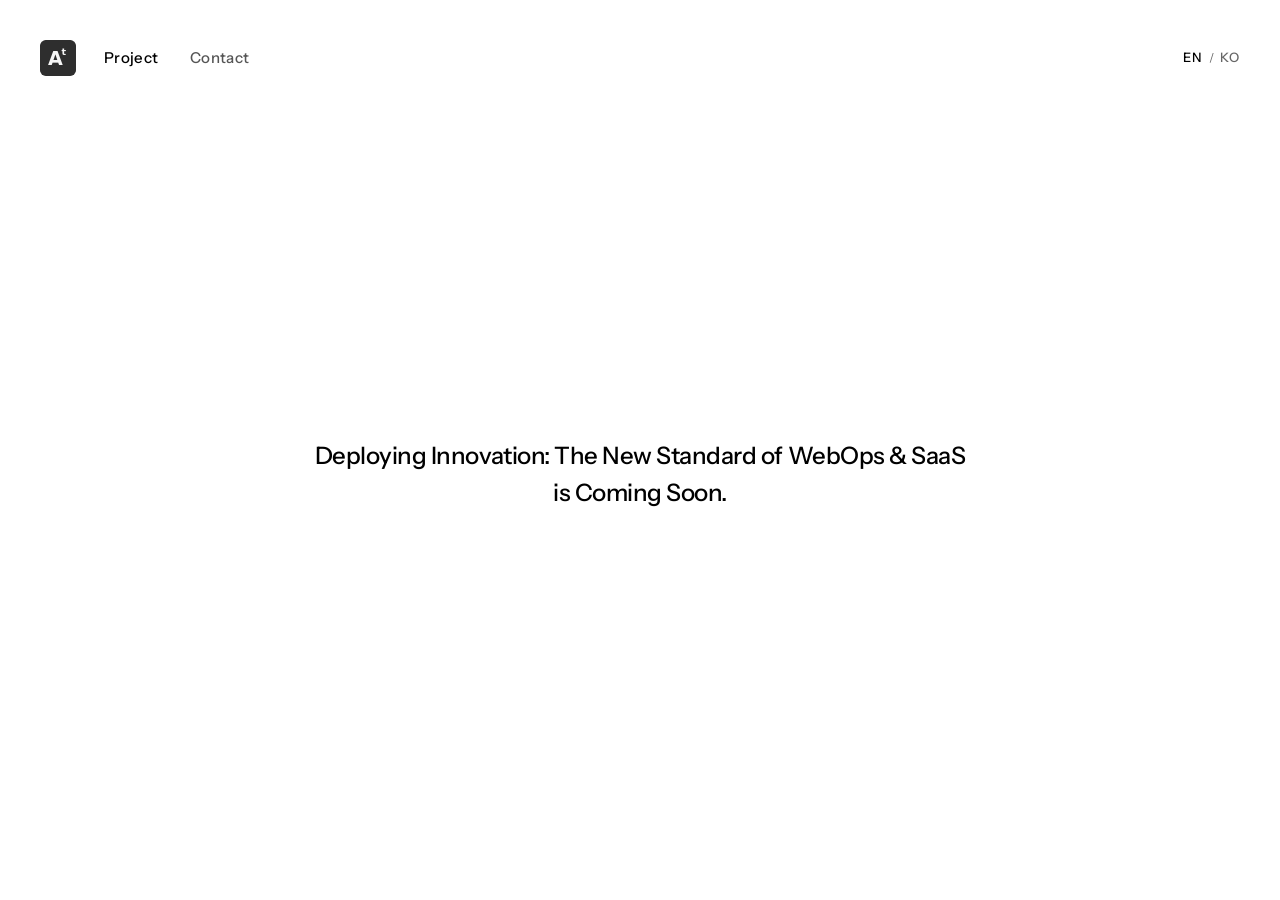
<file: coming-soon/index.html>
<!DOCTYPE html>
<html lang="en">
<head>
  <meta charset="UTF-8">
  <meta name="viewport" content="width=device-width, initial-scale=1.0">
  <meta name="color-scheme" content="light">
  <meta name="theme-color" content="#ffffff">
  <title>Coming Soon — AcrossTool</title>
  <link rel="icon" href="/images/favicon.png" type="image/png" sizes="32x32">
  <link rel="apple-touch-icon" href="/images/favicon.png">
  <link rel="preconnect" href="https://fonts.googleapis.com">
  <link rel="preconnect" href="https://fonts.gstatic.com" crossorigin>
  <link href="https://fonts.googleapis.com/css2?family=Instrument+Sans:wght@400;500;600&family=Noto+Sans+KR:wght@400;500;600&display=swap" rel="stylesheet">
  <link rel="stylesheet" href="/css/styles.css?v=wall1">
  <script src="/js/theme.js"></script>
</head>
<body data-i18n-title="meta.coming">
  <header class="site-header">
    <div class="site-header__left">
      <a href="/" class="home-btn" id="home-btn" data-i18n-aria="nav.home" aria-label="Home">
        <img src="/images/home-button.svg" alt="" class="home-btn__img">
      </a>
      <nav class="site-nav" data-i18n-aria="nav.menu" aria-label="Main menu">
        <a href="/projects" class="nav-link nav-link--active" data-i18n="nav.projects">Project</a>
        <a href="/contact" class="nav-link" data-i18n="nav.contact">Contact</a>
      </nav>
    </div>
    <div class="lang-switch" role="group" data-i18n-aria="nav.language" aria-label="Language">
      <button type="button" class="lang-switch__btn" data-lang="en">EN</button>
      <span class="lang-switch__sep" aria-hidden="true">/</span>
      <button type="button" class="lang-switch__btn" data-lang="ko">KO</button>
    </div>
  </header>

  <main class="coming-soon">
    <p class="coming-soon__message">
      <span data-i18n="coming.message">Deploying Innovation: The New Standard of WebOps &amp; SaaS is Coming Soon.</span>
    </p>
  </main>

  <script src="/js/i18n.js"></script>
  <script src="/js/main.js"></script>
</body>
</html>
</file>
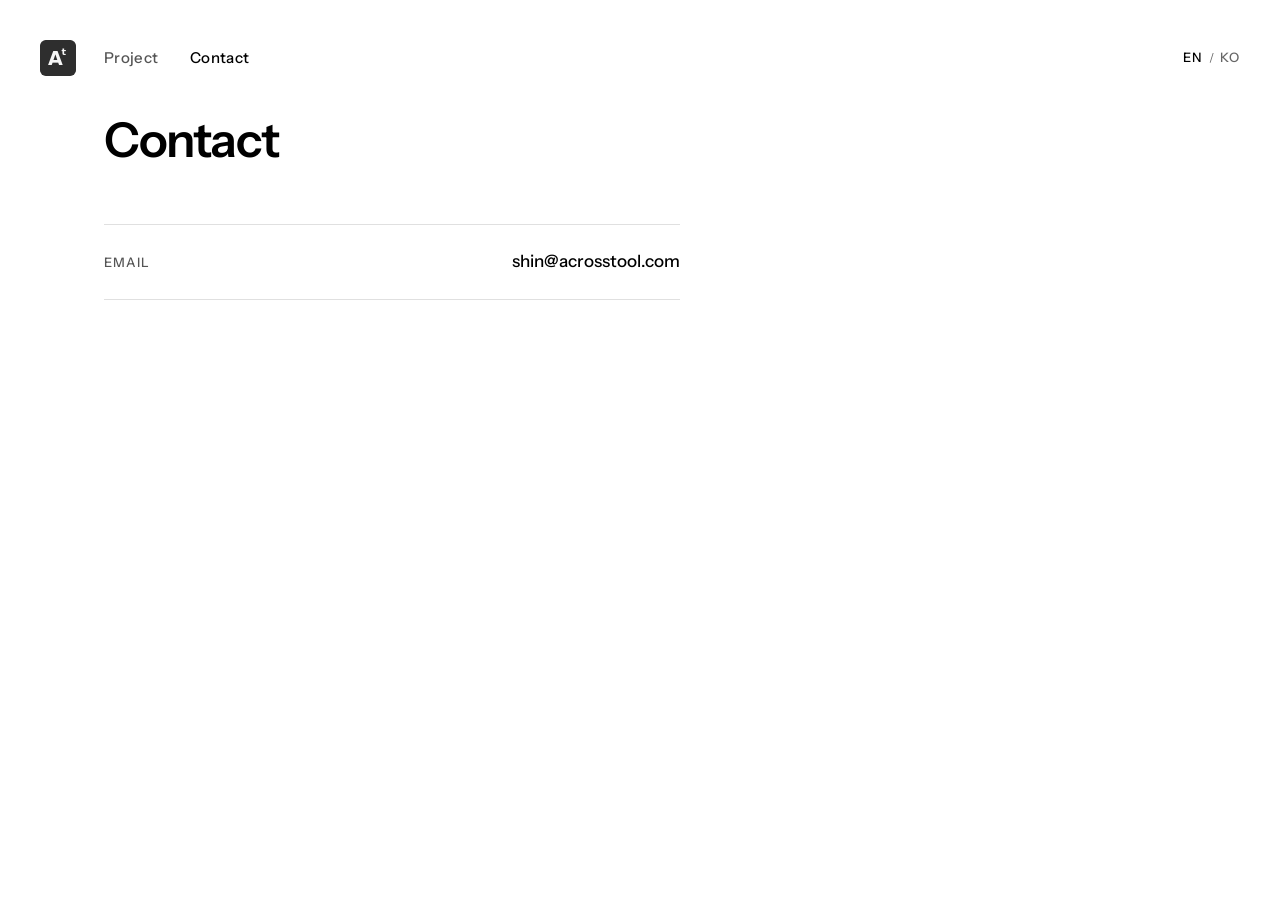
<file: contact/index.html>
<!DOCTYPE html>
<html lang="en">
<head>
  <meta charset="UTF-8">
  <meta name="viewport" content="width=device-width, initial-scale=1.0">
  <meta name="color-scheme" content="light">
  <meta name="theme-color" content="#ffffff">
  <title>Contact — AcrossTool</title>
  <link rel="icon" href="/images/favicon.png" type="image/png" sizes="32x32">
  <link rel="apple-touch-icon" href="/images/favicon.png">
  <link rel="preconnect" href="https://fonts.googleapis.com">
  <link rel="preconnect" href="https://fonts.gstatic.com" crossorigin>
  <link href="https://fonts.googleapis.com/css2?family=Instrument+Sans:wght@400;500;600&family=Noto+Sans+KR:wght@400;500;600&display=swap" rel="stylesheet">
  <link rel="stylesheet" href="/css/styles.css?v=wall1">
  <script src="/js/theme.js"></script>
</head>
<body data-i18n-title="meta.contact">
  <header class="site-header">
    <div class="site-header__left">
      <a href="/" class="home-btn" id="home-btn" data-i18n-aria="nav.home" aria-label="Home">
        <img src="/images/home-button.svg" alt="" class="home-btn__img">
      </a>
      <nav class="site-nav" data-i18n-aria="nav.menu" aria-label="Main menu">
        <a href="/projects" class="nav-link" data-i18n="nav.projects">Project</a>
        <a href="/contact" class="nav-link nav-link--active" data-i18n="nav.contact">Contact</a>
      </nav>
    </div>
    <div class="lang-switch" role="group" data-i18n-aria="nav.language" aria-label="Language">
      <button type="button" class="lang-switch__btn" data-lang="en">EN</button>
      <span class="lang-switch__sep" aria-hidden="true">/</span>
      <button type="button" class="lang-switch__btn" data-lang="ko">KO</button>
    </div>
  </header>

  <main class="page-main">
    <section class="page-intro">
      <h1 class="page-title" data-i18n="contact.title">Contact</h1>
    </section>

    <ul id="contact-list" class="contact-list"></ul>
  </main>

  <script src="/js/i18n.js"></script>
  <script src="/js/contact-data.js"></script>
  <script src="/js/contact.js"></script>
  <script src="/js/main.js"></script>
</body>
</html>
</file>
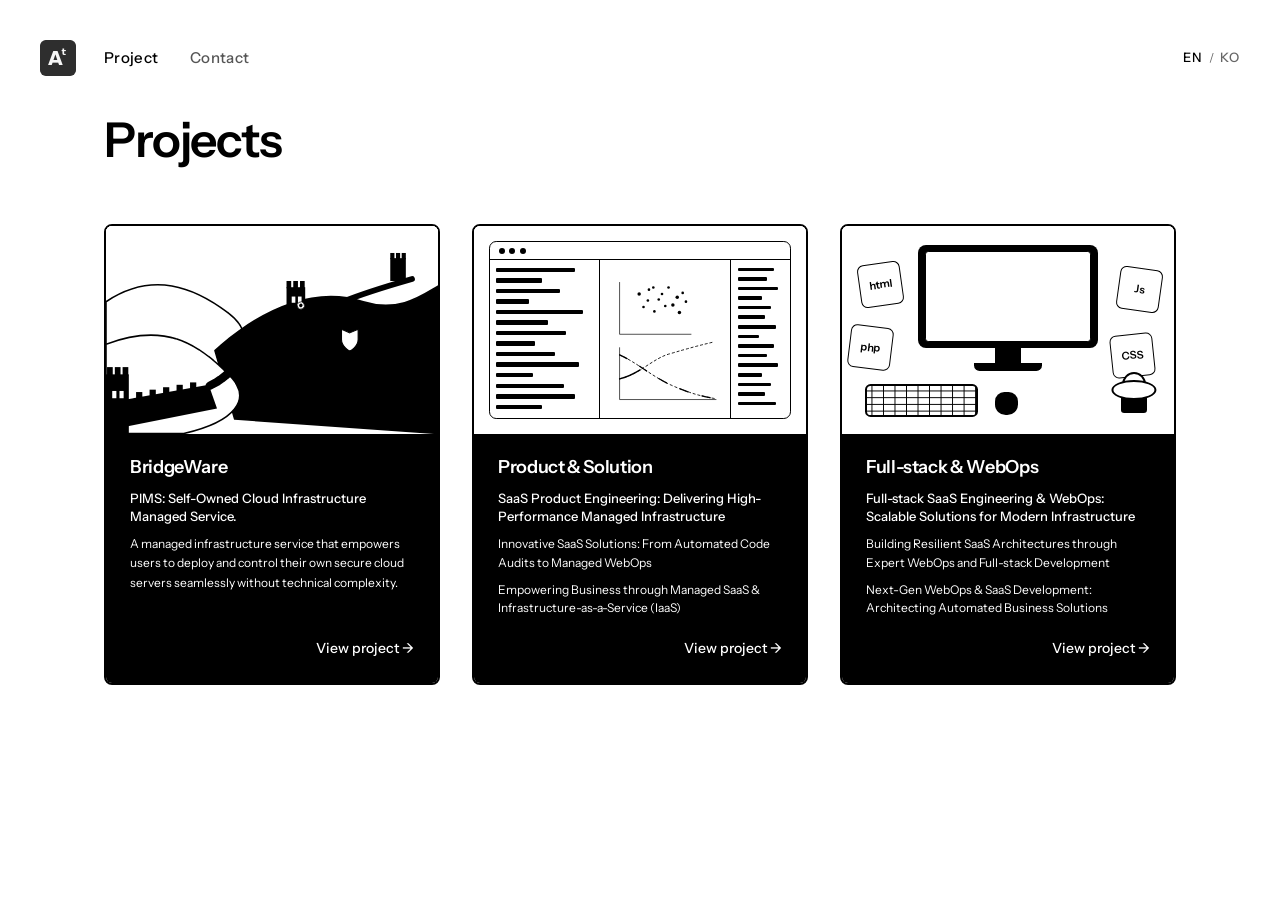
<file: projects/index.html>
<!DOCTYPE html>
<html lang="en">
<head>
  <meta charset="UTF-8">
  <meta name="viewport" content="width=device-width, initial-scale=1.0">
  <meta name="color-scheme" content="light">
  <meta name="theme-color" content="#ffffff">
  <title>Projects — AcrossTool</title>
  <link rel="icon" href="/images/favicon.png" type="image/png" sizes="32x32">
  <link rel="apple-touch-icon" href="/images/favicon.png">
  <link rel="preconnect" href="https://fonts.googleapis.com">
  <link rel="preconnect" href="https://fonts.gstatic.com" crossorigin>
  <link href="https://fonts.googleapis.com/css2?family=Instrument+Sans:wght@400;500;600&family=Noto+Sans+KR:wght@400;500;600&display=swap" rel="stylesheet">
  <link rel="stylesheet" href="/css/styles.css?v=wall1">
  <script src="/js/theme.js"></script>
</head>
<body data-i18n-title="meta.projects">
  <header class="site-header">
    <div class="site-header__left">
      <a href="/" class="home-btn" id="home-btn" data-i18n-aria="nav.home" aria-label="Home">
        <img src="/images/home-button.svg" alt="" class="home-btn__img">
      </a>
      <nav class="site-nav" data-i18n-aria="nav.menu" aria-label="Main menu">
        <a href="/projects" class="nav-link nav-link--active" data-i18n="nav.projects">Project</a>
        <a href="/contact" class="nav-link" data-i18n="nav.contact">Contact</a>
      </nav>
    </div>
    <div class="lang-switch" role="group" data-i18n-aria="nav.language" aria-label="Language">
      <button type="button" class="lang-switch__btn" data-lang="en">EN</button>
      <span class="lang-switch__sep" aria-hidden="true">/</span>
      <button type="button" class="lang-switch__btn" data-lang="ko">KO</button>
    </div>
  </header>

  <main class="page-main">
    <section class="page-intro">
      <h1 class="page-title" data-i18n="projects.title">Projects</h1>
    </section>

    <div id="projects-grid" class="projects-grid" role="list"></div>
  </main>

  <script src="/js/i18n.js"></script>
  <script src="/js/projects-data.js?v=wall1"></script>
  <script src="/js/project-previews.js?v=wall1"></script>
  <script src="/js/projects.js"></script>
  <script src="/js/main.js"></script>
</body>
</html>
</file>
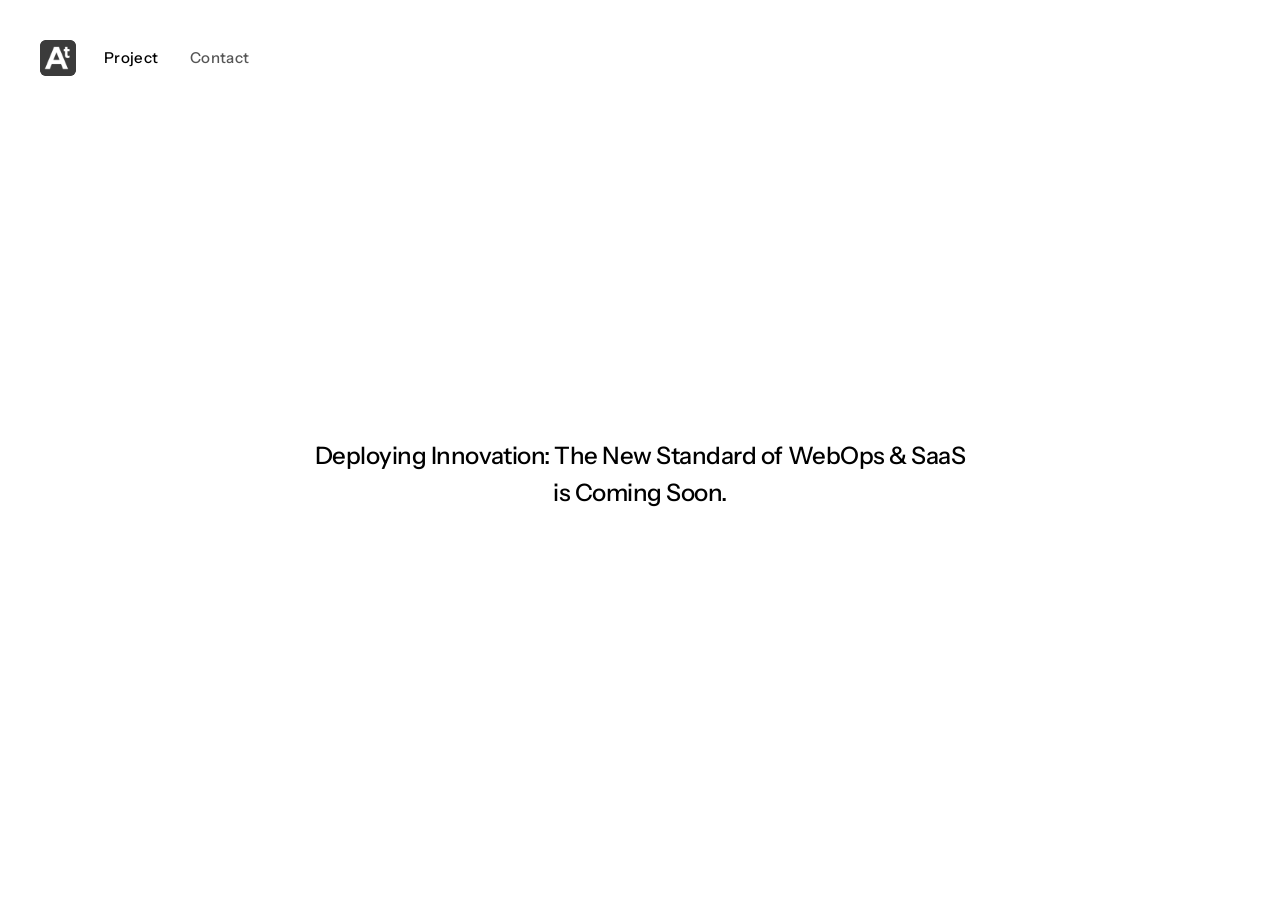
<file: coming-soon.html>
<!DOCTYPE html>
<html lang="ko">
<head>
  <meta charset="UTF-8">
  <meta name="viewport" content="width=device-width, initial-scale=1.0">
  <title>Coming Soon — AcrossTool</title>
  <link rel="preconnect" href="https://fonts.googleapis.com">
  <link rel="preconnect" href="https://fonts.gstatic.com" crossorigin>
  <link href="https://fonts.googleapis.com/css2?family=Instrument+Sans:wght@400;500;600&display=swap" rel="stylesheet">
  <link rel="stylesheet" href="css/styles.css">
</head>
<body>
  <header class="site-header">
    <div class="site-header__left">
      <a href="/" class="home-btn" id="home-btn" aria-label="홈으로">
        <img src="images/home-button.png" alt="" class="home-btn__img" width="36" height="36">
      </a>
      <nav class="site-nav" aria-label="주요 메뉴">
        <a href="/projects.html" class="nav-link nav-link--active">Project</a>
        <a href="/contact.html" class="nav-link">Contact</a>
      </nav>
    </div>
  </header>

  <main class="coming-soon">
    <p class="coming-soon__message">
      Deploying Innovation: The New Standard of WebOps &amp; SaaS is Coming Soon.
    </p>
  </main>

  <script src="js/main.js"></script>
</body>
</html>
</file>
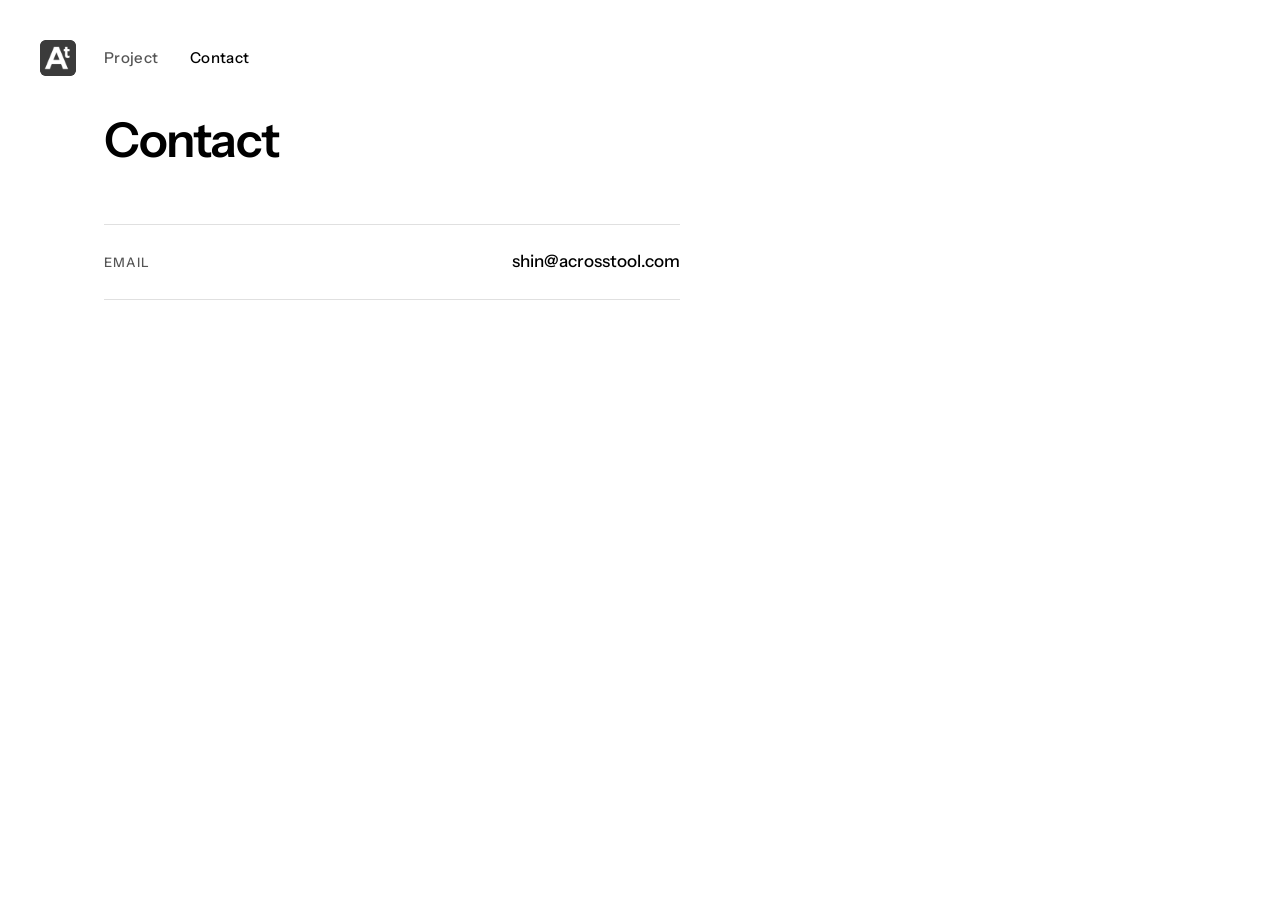
<file: contact.html>
<!DOCTYPE html>
<html lang="ko">
<head>
  <meta charset="UTF-8">
  <meta name="viewport" content="width=device-width, initial-scale=1.0">
  <title>Contact — AcrossTool</title>
  <link rel="preconnect" href="https://fonts.googleapis.com">
  <link rel="preconnect" href="https://fonts.gstatic.com" crossorigin>
  <link href="https://fonts.googleapis.com/css2?family=Instrument+Sans:wght@400;500;600&display=swap" rel="stylesheet">
  <link rel="stylesheet" href="css/styles.css">
</head>
<body>
  <header class="site-header">
    <div class="site-header__left">
      <a href="/" class="home-btn" id="home-btn" aria-label="홈으로">
        <img src="images/home-button.png" alt="" class="home-btn__img" width="36" height="36">
      </a>
      <nav class="site-nav" aria-label="주요 메뉴">
        <a href="/projects.html" class="nav-link">Project</a>
        <a href="/contact.html" class="nav-link nav-link--active">Contact</a>
      </nav>
    </div>
  </header>

  <main class="page-main">
    <section class="page-intro">
      <h1 class="page-title">Contact</h1>
    </section>

    <ul id="contact-list" class="contact-list"></ul>
  </main>

  <script src="js/contact-data.js"></script>
  <script src="js/contact.js"></script>
  <script src="js/main.js"></script>
</body>
</html>
</file>
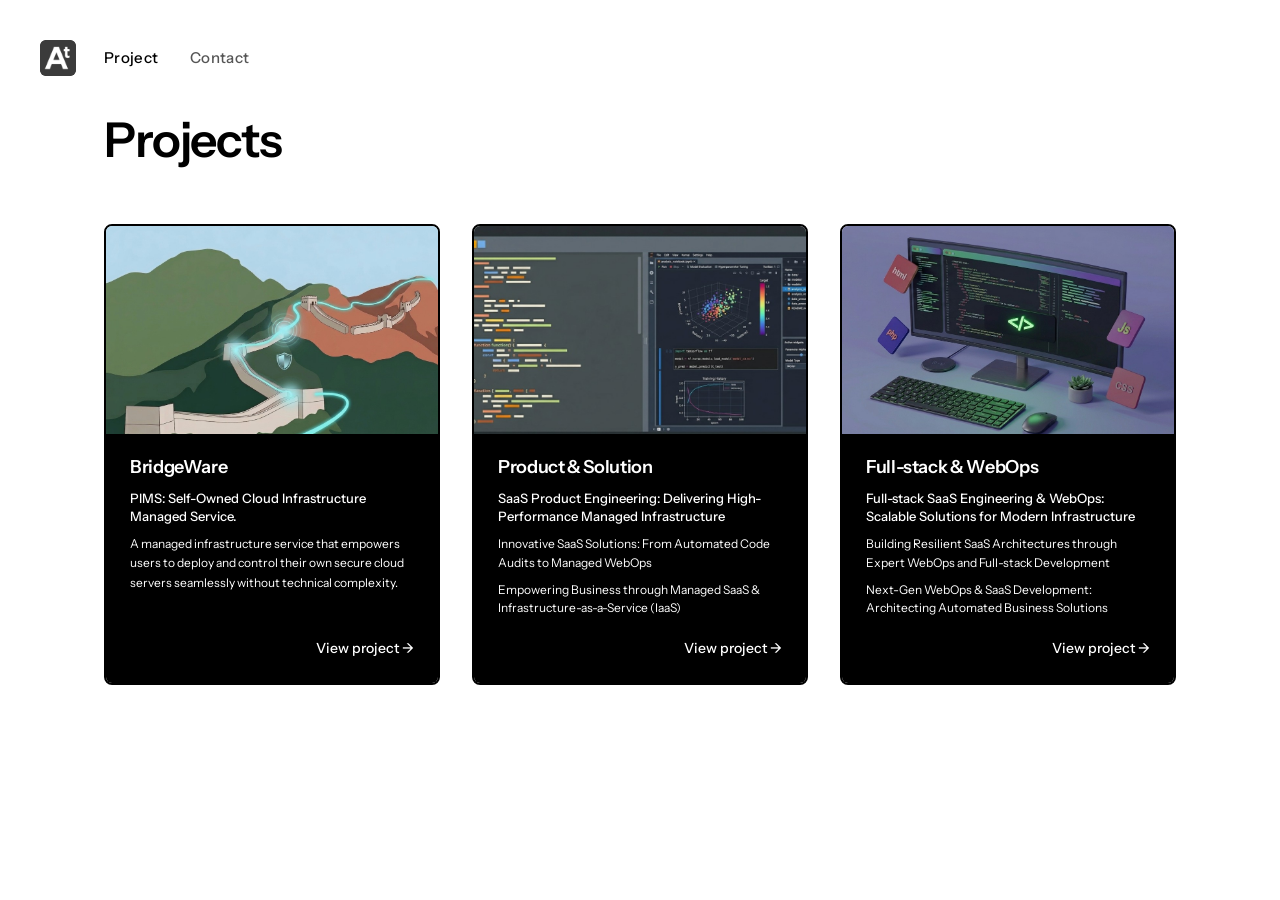
<file: projects.html>
<!DOCTYPE html>
<html lang="ko">
<head>
  <meta charset="UTF-8">
  <meta name="viewport" content="width=device-width, initial-scale=1.0">
  <title>Projects — AcrossTool</title>
  <link rel="preconnect" href="https://fonts.googleapis.com">
  <link rel="preconnect" href="https://fonts.gstatic.com" crossorigin>
  <link href="https://fonts.googleapis.com/css2?family=Instrument+Sans:wght@400;500;600&display=swap" rel="stylesheet">
  <link rel="stylesheet" href="css/styles.css">
</head>
<body>
  <header class="site-header">
    <div class="site-header__left">
      <a href="/" class="home-btn" id="home-btn" aria-label="홈으로">
        <img src="images/home-button.png" alt="" class="home-btn__img" width="36" height="36">
      </a>
      <nav class="site-nav" aria-label="주요 메뉴">
        <a href="/projects.html" class="nav-link nav-link--active">Project</a>
        <a href="/contact.html" class="nav-link">Contact</a>
      </nav>
    </div>
  </header>

  <main class="page-main">
    <section class="page-intro">
      <h1 class="page-title">Projects</h1>
    </section>

    <div id="projects-grid" class="projects-grid" role="list"></div>
  </main>

  <script src="js/projects-data.js"></script>
  <script src="js/projects.js"></script>
  <script src="js/main.js"></script>
</body>
</html>
</file>
<file: css/styles.css>
*,
*::before,
*::after {
  box-sizing: border-box;
  margin: 0;
  padding: 0;
}

:root {
  --bg: #ffffff;
  --text: #000000;
  --text-muted: #555555;
  --text-subtle: #666666;
  --border: #e0e0e0;
  --accent: #000000;
  --card-bg: #f7f7f7;
  --card-image-bg: #eeeeee;
  --card-hover-border: #aaaaaa;
  --font: "Instrument Sans", "Noto Sans KR", system-ui, -apple-system, sans-serif;
  --header-pad: clamp(1.25rem, 4vw, 2.5rem);
  --page-max: 72rem;
  --meteor-color: #000000;
  color-scheme: only light;
}

html[data-theme="light"] {
  --bg: #ffffff;
  --text: #000000;
  --text-muted: #555555;
  --text-subtle: #666666;
  --border: #e0e0e0;
  --accent: #000000;
  --card-bg: #f7f7f7;
  --card-image-bg: #eeeeee;
  --card-hover-border: #aaaaaa;
  --meteor-color: #000000;
}

html {
  font-size: 16px;
  -webkit-font-smoothing: antialiased;
}

body {
  min-height: 100dvh;
  background: var(--bg);
  color: var(--text);
  font-family: var(--font);
  line-height: 1.5;
  transition: background-color 0.35s ease, color 0.35s ease;
}

/* Home studio: one continuous white field, title included. */
body.page-home {
  --bg: #ffffff;
  --text: #161616;
  --text-muted: #5a5a5a;
  --text-subtle: #8a8a8a;
  --accent: #141414;
  --meteor-color: #141414;
}

/* Shooting stars */
.shooting-stars {
  position: fixed;
  inset: 0;
  pointer-events: none;
  z-index: 0;
  overflow: hidden;
}

.meteor {
  position: absolute;
  width: 1.5px;
  height: var(--meteor-length, 100px);
  background: linear-gradient(
    to bottom,
    transparent 0%,
    color-mix(in srgb, var(--meteor-color) 25%, transparent) 35%,
    var(--meteor-color) 100%
  );
  transform-origin: top center;
  transform: rotate(var(--angle, -45deg)) translateY(-120px);
  opacity: 0;
  animation: meteor-fall 2s ease-in forwards;
  will-change: transform, opacity;
}

@keyframes meteor-fall {
  0% {
    transform: rotate(var(--angle, -45deg)) translateY(-120px);
    opacity: 0;
  }
  8% {
    opacity: 0.85;
  }
  100% {
    transform: rotate(var(--angle, -45deg)) translateY(115vh);
    opacity: 0;
  }
}

.hero,
.page-main,
.coming-soon {
  position: relative;
  z-index: 1;
}

a {
  color: inherit;
  text-decoration: none;
}

img {
  display: block;
  max-width: 100%;
  height: auto;
}

/* Header */
.site-header {
  display: flex;
  align-items: center;
  justify-content: space-between;
  gap: 1rem;
  padding: var(--header-pad);
  position: fixed;
  top: 0;
  left: 0;
  right: 0;
  z-index: 10;
}

.site-header__left {
  display: flex;
  align-items: center;
  gap: clamp(1rem, 2.5vw, 1.75rem);
}

.home-btn {
  flex-shrink: 0;
  display: block;
  width: 2.25rem;
  height: 2.25rem;
  line-height: 0;
  background: #0a0a0a;
  border-radius: 0.375rem;
  overflow: hidden;
  opacity: 0.85;
  transition: opacity 0.2s ease, transform 0.2s ease;
}

.home-btn:hover {
  opacity: 1;
  transform: scale(1.05);
}

.home-btn__img {
  display: block;
  width: 100%;
  height: 100%;
  object-fit: cover;
  border-radius: 0.375rem;
}

.site-nav {
  display: flex;
  gap: clamp(1.25rem, 3vw, 2rem);
}

.nav-link {
  font-size: 0.9375rem;
  font-weight: 500;
  letter-spacing: 0.02em;
  color: var(--text-muted);
  transition: color 0.35s ease;
}

.nav-link:hover,
.nav-link--active {
  color: var(--text);
}

.lang-switch {
  display: flex;
  align-items: center;
  gap: 0.4rem;
  flex-shrink: 0;
}

.lang-switch__btn {
  appearance: none;
  background: none;
  border: 0;
  padding: 0;
  font: inherit;
  font-size: 0.8125rem;
  font-weight: 500;
  letter-spacing: 0.06em;
  color: var(--text-subtle);
  cursor: pointer;
  transition: color 0.2s ease;
}

.lang-switch__btn:hover,
.lang-switch__btn--active {
  color: var(--text);
}

.lang-switch__sep {
  color: var(--text-subtle);
  font-size: 0.75rem;
  line-height: 1;
}

html[lang="ko"] body {
  word-break: keep-all;
}

/* Hero (index) */
.hero {
  min-height: 100dvh;
  padding: 0;
  text-align: center;
  overflow: hidden;
}

.hero-stage {
  display: flex;
  align-items: stretch;
  min-height: 100dvh;
  width: 100%;
}

.hero-copy {
  flex: 1 1 auto;
  min-width: 0;
  min-height: 100dvh;
  display: flex;
  flex-direction: column;
  align-items: center;
  justify-content: center;
  padding: var(--header-pad);
}

.hero-title-wrap {
  position: relative;
  display: inline-block;
  overflow: visible;
}

.hero-title {
  font-size: clamp(3.5rem, 14vw, 9rem);
  font-weight: 600;
  letter-spacing: -0.04em;
  line-height: 0.95;
  color: var(--accent);
  transition: font-size 1.15s cubic-bezier(0.22, 1, 0.36, 1);
}

.hero-subtitle {
  margin-top: 1.5rem;
  font-size: clamp(0.8125rem, 2.2vw, 1.25rem);
  color: var(--text-muted);
  white-space: nowrap;
  transition: font-size 1.15s cubic-bezier(0.22, 1, 0.36, 1), margin-top 1.15s cubic-bezier(0.22, 1, 0.36, 1);
}

.home-preview {
  position: relative;
  flex: 0 0 0%;
  min-width: 0;
  min-height: 0;
  overflow: hidden;
  transition: flex-basis 1.15s cubic-bezier(0.22, 1, 0.36, 1);
}

.home-robot-stage {
  position: absolute;
  inset: 0;
  left: -2px;
  width: calc(100% + 2px);
  background: transparent;
  opacity: 0;
  transition: opacity 0.9s ease 0.3s;
  pointer-events: none;
}

.page-home.is-preview .home-robot-stage {
  opacity: 1;
}

.home-robot {
  display: block;
  width: 100%;
  height: 100%;
  background: transparent;
  border: 0;
}

.home-preview__list[hidden] {
  display: none;
}

.home-preview__list {
  width: 33.333vw;
  min-height: 100dvh;
  margin-left: auto;
  display: flex;
  flex-direction: column;
  justify-content: center;
  padding: calc(var(--header-pad) + 4.25rem) clamp(1.25rem, 2.4vw, 2.25rem) calc(var(--header-pad) + 1.5rem);
}

.home-preview__row {
  position: relative;
  padding-left: 0.75rem;
}

.home-preview__mark {
  position: absolute;
  top: 0;
  left: 0;
  width: 1px;
  height: 100%;
  background: color-mix(in srgb, var(--accent) 22%, transparent);
  transform: scaleY(0);
  transform-origin: top center;
  pointer-events: none;
  transition: transform 0.7s cubic-bezier(0.22, 1, 0.36, 1);
}

.home-preview__item {
  display: block;
  padding: 1.15rem 0 1.2rem;
  text-align: left;
  color: var(--accent);
  border-top: 1px solid color-mix(in srgb, var(--accent) 22%, transparent);
  opacity: 0;
  transform: translateY(-1.75rem);
  transition: opacity 0.7s cubic-bezier(0.22, 1, 0.36, 1), transform 0.7s cubic-bezier(0.22, 1, 0.36, 1);
}

.home-preview__row:last-child .home-preview__item {
  border-bottom: 1px solid color-mix(in srgb, var(--accent) 22%, transparent);
}

.home-preview__item:hover .home-preview__title {
  opacity: 0.72;
}

.home-preview__title {
  font-size: clamp(0.95rem, 1.15vw, 1.125rem);
  font-weight: 600;
  letter-spacing: -0.02em;
  line-height: 1.3;
  transition: opacity 0.2s ease;
}

.home-preview__tagline,
.home-preview__desc {
  color: var(--accent);
  opacity: 0.62;
}

.home-preview__tagline {
  margin-top: 0.45rem;
  font-size: 0.75rem;
  font-weight: 500;
  line-height: 1.45;
}

.home-preview__desc {
  margin-top: 0.4rem;
  font-size: 0.75rem;
  font-weight: 400;
  line-height: 1.5;
}

.page-home.is-preview .home-preview {
  flex-basis: 33.333%;
  height: 100dvh;
}

.page-home.is-preview .hero-title {
  font-size: clamp(2.75rem, 8vw, 7.25rem);
}

.page-home.is-preview .hero-subtitle {
  margin-top: 1rem;
  font-size: clamp(0.75rem, 1.45vw, 1.05rem);
  white-space: normal;
  max-width: 34rem;
}

.page-home.is-preview .home-preview__item {
  animation: preview-drop 0.7s cubic-bezier(0.22, 1, 0.36, 1) forwards;
}

.page-home.is-preview .home-preview__mark {
  animation: preview-draw 0.7s cubic-bezier(0.22, 1, 0.36, 1) forwards;
}

.page-home.is-preview .home-preview__row:nth-child(1) .home-preview__item,
.page-home.is-preview .home-preview__row:nth-child(1) .home-preview__mark {
  animation-delay: 0.2s;
}

.page-home.is-preview .home-preview__row:nth-child(2) .home-preview__item,
.page-home.is-preview .home-preview__row:nth-child(2) .home-preview__mark {
  animation-delay: 1.2s;
}

.page-home.is-preview .home-preview__row:nth-child(3) .home-preview__item,
.page-home.is-preview .home-preview__row:nth-child(3) .home-preview__mark {
  animation-delay: 2.2s;
}

.page-home.is-preview .home-preview__row.is-settled .home-preview__item {
  animation: none;
  opacity: 1;
  transform: none;
}

.page-home.is-preview .home-preview__row.is-settled .home-preview__mark {
  animation: none;
  transform: scaleY(1);
}

@keyframes preview-drop {
  from {
    opacity: 0;
    transform: translateY(-1.75rem);
  }
  to {
    opacity: 1;
    transform: none;
  }
}

@keyframes preview-draw {
  from {
    transform: scaleY(0);
  }
  to {
    transform: scaleY(1);
  }
}

/* Subpages */
.page-main {
  min-height: 100dvh;
  padding: calc(var(--header-pad) + 4rem) var(--header-pad) var(--header-pad);
  max-width: var(--page-max);
  margin: 0 auto;
}

.page-intro {
  margin-bottom: clamp(2rem, 5vw, 3rem);
}

.page-intro .page-title:only-child {
  margin-top: 0;
}

.page-title {
  font-size: clamp(2rem, 6vw, 3rem);
  font-weight: 600;
  letter-spacing: -0.03em;
  color: var(--text);
}

.page-desc {
  margin-top: 0.5rem;
  color: var(--text-muted);
  font-size: 1.0625rem;
}

/* Projects grid */
.projects-grid {
  display: grid;
  grid-template-columns: repeat(auto-fill, minmax(min(100%, 20rem), 1fr));
  gap: clamp(1.25rem, 3vw, 2rem);
  list-style: none;
}

.project-card {
  display: flex;
  flex-direction: column;
  height: 100%;
  border: 2px solid #000000;
  border-radius: 0.5rem;
  overflow: hidden;
  background: var(--card-bg);
  transition: border-color 0.25s ease, transform 0.25s ease, background-color 0.35s ease;
}

.project-card:hover {
  border-color: #000000;
  transform: translateY(-2px);
}

.project-card__image-wrap {
  position: relative;
  aspect-ratio: 16 / 10;
  overflow: hidden;
  background: #ffffff;
}

.project-card__image {
  width: 100%;
  height: 100%;
  object-fit: cover;
  transition: transform 0.4s ease;
}

.project-card:hover .project-card__image,
.project-card:hover .project-card__preview {
  transform: scale(1.03);
}

.project-card__preview {
  position: absolute;
  inset: 0;
  width: 100%;
  height: 100%;
  overflow: hidden;
  background: #ffffff;
  color: #000000;
  transition: transform 0.4s ease;
}

.preview-wall__sky {
  fill: #ffffff;
}

.preview-wall__hill {
  stroke: #000000;
  stroke-width: 3;
  stroke-linejoin: round;
}

.preview-wall__hill--far,
.preview-wall__hill--near {
  fill: #ffffff;
}

.preview-wall__hill--mid {
  fill: #000000;
}

.preview-wall__fill,
.preview-wall__tower rect {
  fill: #000000;
}

.preview-wall__route {
  fill: none;
  stroke: #000000;
  stroke-width: 16;
  stroke-linecap: round;
  stroke-linejoin: round;
}

.preview-wall__route--far {
  stroke-width: 11;
}

.preview-wall__tower .preview-wall__window {
  fill: #ffffff;
}

.preview-wall__shield {
  fill: #ffffff;
  stroke: #000000;
  stroke-width: 2;
}

.preview-wall__meteor {
  pointer-events: none;
}

@keyframes preview-wall-travel {
  to {
    stroke-dashoffset: -100;
  }
}

.preview-lab,
.preview-desk {
  background: #ffffff;
}

.preview-lab {
  padding: 4.5%;
}

.preview-lab__window {
  height: 100%;
  display: flex;
  flex-direction: column;
  overflow: hidden;
  border: 1px solid #000000;
  border-radius: 0.45rem;
  background: #ffffff;
}

.preview-lab__chrome {
  display: flex;
  gap: 0.28rem;
  align-items: center;
  height: 1.15rem;
  padding: 0 0.55rem;
  border-bottom: 1px solid #000000;
}

.preview-lab__chrome span {
  width: 0.38rem;
  height: 0.38rem;
  border-radius: 50%;
  background: #000000;
}

.preview-lab__body {
  flex: 1;
  min-height: 0;
  display: grid;
  grid-template-columns: 1.15fr 1.4fr 0.62fr;
}

.preview-lab__code,
.preview-lab__files,
.preview-lab__plotwrap {
  min-width: 0;
  min-height: 0;
}

.preview-lab__code,
.preview-lab__files {
  padding: 0.45rem 0.4rem;
}

.preview-lab__plotwrap {
  border-left: 1px solid #000000;
  border-right: 1px solid #000000;
}

.preview-lab__plot {
  width: 100%;
  height: 100%;
  display: block;
}

.preview-marquee {
  height: 100%;
  overflow: hidden;
}

.preview-marquee__track {
  animation: preview-marquee 7s linear infinite;
}

.preview-marquee__copy {
  display: flex;
  flex-direction: column;
  gap: 0.38rem;
  padding-bottom: 0.38rem;
}

.preview-lab__bar,
.preview-lab__file {
  display: block;
  height: 0.28rem;
  border-radius: 1px;
  background: #000000;
}

.preview-lab__file {
  height: 0.22rem;
}

.preview-lab__axis {
  fill: none;
  stroke: #000000;
  stroke-width: 1.25;
}

.preview-lab__dot {
  transform-box: fill-box;
  transform-origin: center;
  animation: preview-dot 2.8s ease-in-out infinite;
}

.preview-lab__dot--0,
.preview-lab__dot--1,
.preview-lab__dot--2 {
  fill: #000000;
}

.preview-lab__dots circle:nth-child(even) {
  animation-name: preview-dot-alt;
  animation-duration: 3.5s;
}

.preview-lab__guide {
  fill: none;
  stroke: #000000;
  stroke-dasharray: 4 5;
  stroke-width: 1.6;
  stroke-linecap: round;
}

.preview-lab__series {
  fill: none;
  stroke-linecap: round;
  stroke-width: 2.4;
  stroke-dasharray: 22 78;
  animation: preview-wall-travel 3.4s linear infinite;
}

.preview-lab__series--a,
.preview-lab__series--b {
  stroke: #000000;
}

.preview-lab__series--b {
  stroke-dasharray: 8 14;
  animation-duration: 4.1s;
  animation-delay: -1.4s;
}

@keyframes preview-marquee {
  from {
    transform: translateY(0);
  }
  to {
    transform: translateY(-50%);
  }
}

@keyframes preview-dot {
  50% {
    transform: translate(3px, -4px);
  }
}

@keyframes preview-dot-alt {
  50% {
    transform: translate(-4px, 3px);
  }
}

.preview-desk {
  background: #ffffff;
}

.preview-monitor {
  position: absolute;
  left: 23%;
  top: 9%;
  width: 54%;
  height: 64%;
}

.preview-monitor__bezel {
  height: 78%;
  padding: 0.42rem;
  border-radius: 0.5rem;
  background: #000000;
}

.preview-monitor__screen {
  display: flex;
  gap: 0.35rem;
  height: 100%;
  padding: 0.4rem 0.35rem;
  overflow: hidden;
  border-radius: 0.2rem;
  background: #ffffff;
  border: 1px solid #000000;
}

.preview-monitor__col {
  flex: 0.85;
  display: flex;
  flex-direction: column;
  gap: 0.32rem;
  min-width: 0;
}

.preview-monitor__col--main {
  flex: 1.55;
}

.preview-monitor__col--side {
  flex: 0.7;
}

.preview-monitor__line {
  display: block;
  flex: 0 0 4px;
  height: 4px;
  border-radius: 1px;
  background: #000000;
  transform-origin: left center;
  transform: scaleX(0);
  animation-duration: 1.9s;
  animation-timing-function: linear;
  animation-iteration-count: infinite;
}

.preview-monitor__line:nth-child(3n),
.preview-monitor__line:nth-child(3n + 2) {
  background: #000000;
}

.preview-monitor__col .preview-monitor__line:nth-child(1) { width: 88%; animation-name: preview-type-1; }
.preview-monitor__col .preview-monitor__line:nth-child(2) { width: 52%; animation-name: preview-type-2; }
.preview-monitor__col .preview-monitor__line:nth-child(3) { width: 76%; animation-name: preview-type-3; }
.preview-monitor__col .preview-monitor__line:nth-child(4) { width: 40%; animation-name: preview-type-4; }
.preview-monitor__col .preview-monitor__line:nth-child(5) { width: 83%; animation-name: preview-type-5; }
.preview-monitor__col .preview-monitor__line:nth-child(6) { width: 61%; animation-name: preview-type-6; }
.preview-monitor__col .preview-monitor__line:nth-child(7) { width: 70%; animation-name: preview-type-7; }
.preview-monitor__col .preview-monitor__line:nth-child(8) { width: 46%; animation-name: preview-type-8; }

.preview-monitor__col--main .preview-monitor__line:nth-child(3),
.preview-monitor__col--main .preview-monitor__line:nth-child(4),
.preview-monitor__col--main .preview-monitor__line:nth-child(6) {
  margin-left: 0.4rem;
}

.preview-monitor__neck {
  width: 14%;
  height: 11%;
  margin: 0 auto;
  background: #000000;
}

.preview-monitor__base {
  width: 38%;
  height: 6%;
  margin: 0 auto;
  border-radius: 0 0 0.35rem 0.35rem;
  background: #000000;
}

.preview-keyboard {
  position: absolute;
  left: 7%;
  bottom: 8%;
  width: 34%;
  height: 16%;
  border-radius: 0.35rem;
  border: 2px solid #000000;
  background-color: #ffffff;
  background-image:
    linear-gradient(#000000 1px, transparent 1px),
    linear-gradient(90deg, #000000 1px, transparent 1px);
  background-size: 0.72rem 0.42rem;
  background-position: 0.28rem 0.28rem;
}

.preview-mouse {
  position: absolute;
  left: 46%;
  bottom: 9%;
  width: 7%;
  height: 11%;
  border-radius: 40% 40% 46% 46%;
  background: #000000;
}

.preview-plant {
  position: absolute;
  right: 8%;
  bottom: 10%;
  width: 8%;
  height: 8%;
  border-radius: 0 0 0.2rem 0.2rem;
  background: #000000;
}

.preview-plant span,
.preview-plant::before {
  content: "";
  position: absolute;
  left: 50%;
  bottom: 75%;
  width: 170%;
  height: 120%;
  border-radius: 50%;
  background: #ffffff;
  border: 2px solid #000000;
  transform: translateX(-50%);
}

.preview-plant::before {
  width: 90%;
  height: 150%;
  bottom: 95%;
  background: #ffffff;
  border: 2px solid #000000;
}

.preview-badge {
  position: absolute;
  display: grid;
  place-items: center;
  width: 13%;
  aspect-ratio: 1;
  border-radius: 0.4rem;
  border: 1px solid #000000;
  background: #ffffff;
  color: #000000;
  font-size: 0.68rem;
  font-weight: 600;
  letter-spacing: -0.03em;
}

.preview-badge--html { left: 5%; top: 18%; transform: rotate(-8deg); }
.preview-badge--php { left: 2%; top: 48%; transform: rotate(7deg); }
.preview-badge--js { right: 4%; top: 20%; transform: rotate(8deg); }
.preview-badge--css { right: 6%; top: 52%; transform: rotate(-6deg); }

@keyframes preview-type-1 {
  0% { transform: scaleX(0); }
  8%, 78% { transform: scaleX(1); }
  88%, 100% { transform: scaleX(0); }
}
@keyframes preview-type-2 {
  0%, 8% { transform: scaleX(0); }
  16%, 78% { transform: scaleX(1); }
  88%, 100% { transform: scaleX(0); }
}
@keyframes preview-type-3 {
  0%, 16% { transform: scaleX(0); }
  24%, 78% { transform: scaleX(1); }
  88%, 100% { transform: scaleX(0); }
}
@keyframes preview-type-4 {
  0%, 24% { transform: scaleX(0); }
  32%, 78% { transform: scaleX(1); }
  88%, 100% { transform: scaleX(0); }
}
@keyframes preview-type-5 {
  0%, 32% { transform: scaleX(0); }
  40%, 78% { transform: scaleX(1); }
  88%, 100% { transform: scaleX(0); }
}
@keyframes preview-type-6 {
  0%, 40% { transform: scaleX(0); }
  48%, 78% { transform: scaleX(1); }
  88%, 100% { transform: scaleX(0); }
}
@keyframes preview-type-7 {
  0%, 48% { transform: scaleX(0); }
  56%, 78% { transform: scaleX(1); }
  88%, 100% { transform: scaleX(0); }
}
@keyframes preview-type-8 {
  0%, 56% { transform: scaleX(0); }
  64%, 78% { transform: scaleX(1); }
  88%, 100% { transform: scaleX(0); }
}

.project-card__body {
  display: flex;
  flex-direction: column;
  flex: 1;
  padding: 1.25rem 1.5rem 1.5rem;
  background: #000000;
  color: #ffffff;
}

.project-card__content {
  flex: 1;
}

.project-card__footer {
  display: flex;
  justify-content: flex-end;
  margin-top: auto;
  padding-top: 1.25rem;
}

.project-card__title {
  font-size: 1.125rem;
  font-weight: 600;
  letter-spacing: -0.02em;
}

.project-card__tagline {
  margin-top: 0.5rem;
  font-size: 0.8125rem;
  font-weight: 500;
  color: #ffffff;
  line-height: 1.45;
}

.project-card__desc {
  margin-top: 0.375rem;
  font-size: 0.9375rem;
  color: #ffffff;
  line-height: 1.55;
}

.project-card__tagline + .project-card__desc {
  margin-top: 0.5rem;
  font-size: 0.75rem;
  color: #ffffff;
  line-height: 1.6;
}

.project-card__desc + .project-card__desc {
  margin-top: 0.5rem;
  font-size: 0.75rem;
  color: #ffffff;
}

.project-card__link {
  display: inline-block;
  margin-top: 0;
  font-size: 0.875rem;
  font-weight: 500;
  color: #ffffff;
  transition: color 0.2s ease;
}

.project-card__link:hover {
  color: #ffffff;
}

/* Contact list */
.contact-list {
  list-style: none;
  display: flex;
  flex-direction: column;
  gap: 0;
  max-width: 36rem;
}

.contact-item {
  display: flex;
  align-items: baseline;
  justify-content: space-between;
  gap: 1.5rem;
  padding: 1.5rem 0;
  border-bottom: 1px solid var(--border);
}

.contact-item:first-child {
  border-top: 1px solid var(--border);
}

.contact-item__label {
  font-size: 0.8125rem;
  font-weight: 500;
  text-transform: uppercase;
  letter-spacing: 0.08em;
  color: var(--text-muted);
  flex-shrink: 0;
}

.contact-item__value {
  font-size: 1.0625rem;
  font-weight: 500;
  text-align: right;
  word-break: break-word;
}

.contact-item__value a {
  transition: opacity 0.2s ease;
}

.contact-item__value a:hover {
  opacity: 0.7;
}

/* Coming soon page */
.coming-soon {
  min-height: 100dvh;
  display: flex;
  align-items: center;
  justify-content: center;
  padding: calc(var(--header-pad) + 3rem) var(--header-pad) var(--header-pad);
  text-align: center;
}

.coming-soon__message {
  max-width: 42rem;
  font-size: clamp(1.125rem, 3.5vw, 1.5rem);
  font-weight: 500;
  line-height: 1.55;
  color: var(--accent);
  letter-spacing: -0.02em;
}

/* Fade-in on load */
.fade-in {
  animation: fadeIn 0.6s ease forwards;
}

@keyframes fadeIn {
  from {
    opacity: 0;
    transform: translateY(8px);
  }
  to {
    opacity: 1;
    transform: translateY(0);
  }
}

/* Phone only: title stays on the first screen, projects continue downward. */
@media (max-width: 640px) {
  body.page-home {
    overflow-x: hidden;
  }

  .hero {
    overflow: visible;
    height: auto;
  }

  .hero-stage {
    flex-direction: column;
    height: auto;
  }

  .hero-copy {
    min-height: 100dvh;
    transition: min-height 1.15s cubic-bezier(0.22, 1, 0.36, 1);
  }

  .page-home.is-preview .hero-copy {
    min-height: 78dvh;
  }

  .page-home.is-preview .hero-title {
    font-size: clamp(2.6rem, 13vw, 3.75rem);
  }

  .hero-subtitle,
  .page-home.is-preview .hero-subtitle {
    white-space: normal;
    max-width: 18rem;
  }

  .home-preview__list {
    width: 100%;
    min-height: 0;
    margin-left: 0;
    justify-content: flex-start;
    padding: 0.5rem var(--header-pad) 2.5rem;
  }

  .home-preview__row {
    padding-left: 0;
  }

  .home-preview__mark {
    display: none;
  }

  .page-home.is-preview .home-preview {
    flex-basis: auto;
    overflow: visible;
  }

  .home-robot-stage,
  .page-home.is-preview .home-robot-stage {
    position: relative;
    height: 70dvh;
  }

  .site-header {
    align-items: flex-start;
  }

  .site-nav {
    gap: 0.9rem;
  }
}

@media (max-width: 380px) {
  .nav-link {
    font-size: 0.8125rem;
  }

  .site-header__left {
    gap: 0.7rem;
  }
}

@media (prefers-reduced-motion: reduce) {
  .hero-title,
  .hero-subtitle,
  .hero-copy,
  .home-preview,
  .home-preview__item,
  .home-preview__mark {
    transition: none;
  }

  .page-home.is-preview .home-preview__item,
  .page-home.is-preview .home-preview__mark {
    animation: none;
  }

  .page-home.is-preview .home-preview__item {
    opacity: 1;
    transform: none;
  }

  .page-home.is-preview .home-preview__mark {
    transform: scaleY(1);
  }

  .preview-marquee__track,
  .preview-lab__dot,
  .preview-lab__series,
  .preview-monitor__line {
    animation: none;
  }

  .preview-monitor__line {
    transform: none;
  }

  .preview-wall__meteor animate,
  .preview-wall__meteor animateTransform {
    display: none;
  }

  .preview-lab__series {
    stroke-dasharray: none;
  }
}

@media (max-width: 480px) {
  .contact-item {
    flex-direction: column;
    gap: 0.375rem;
  }

  .contact-item__value {
    text-align: left;
  }
}
</file>
